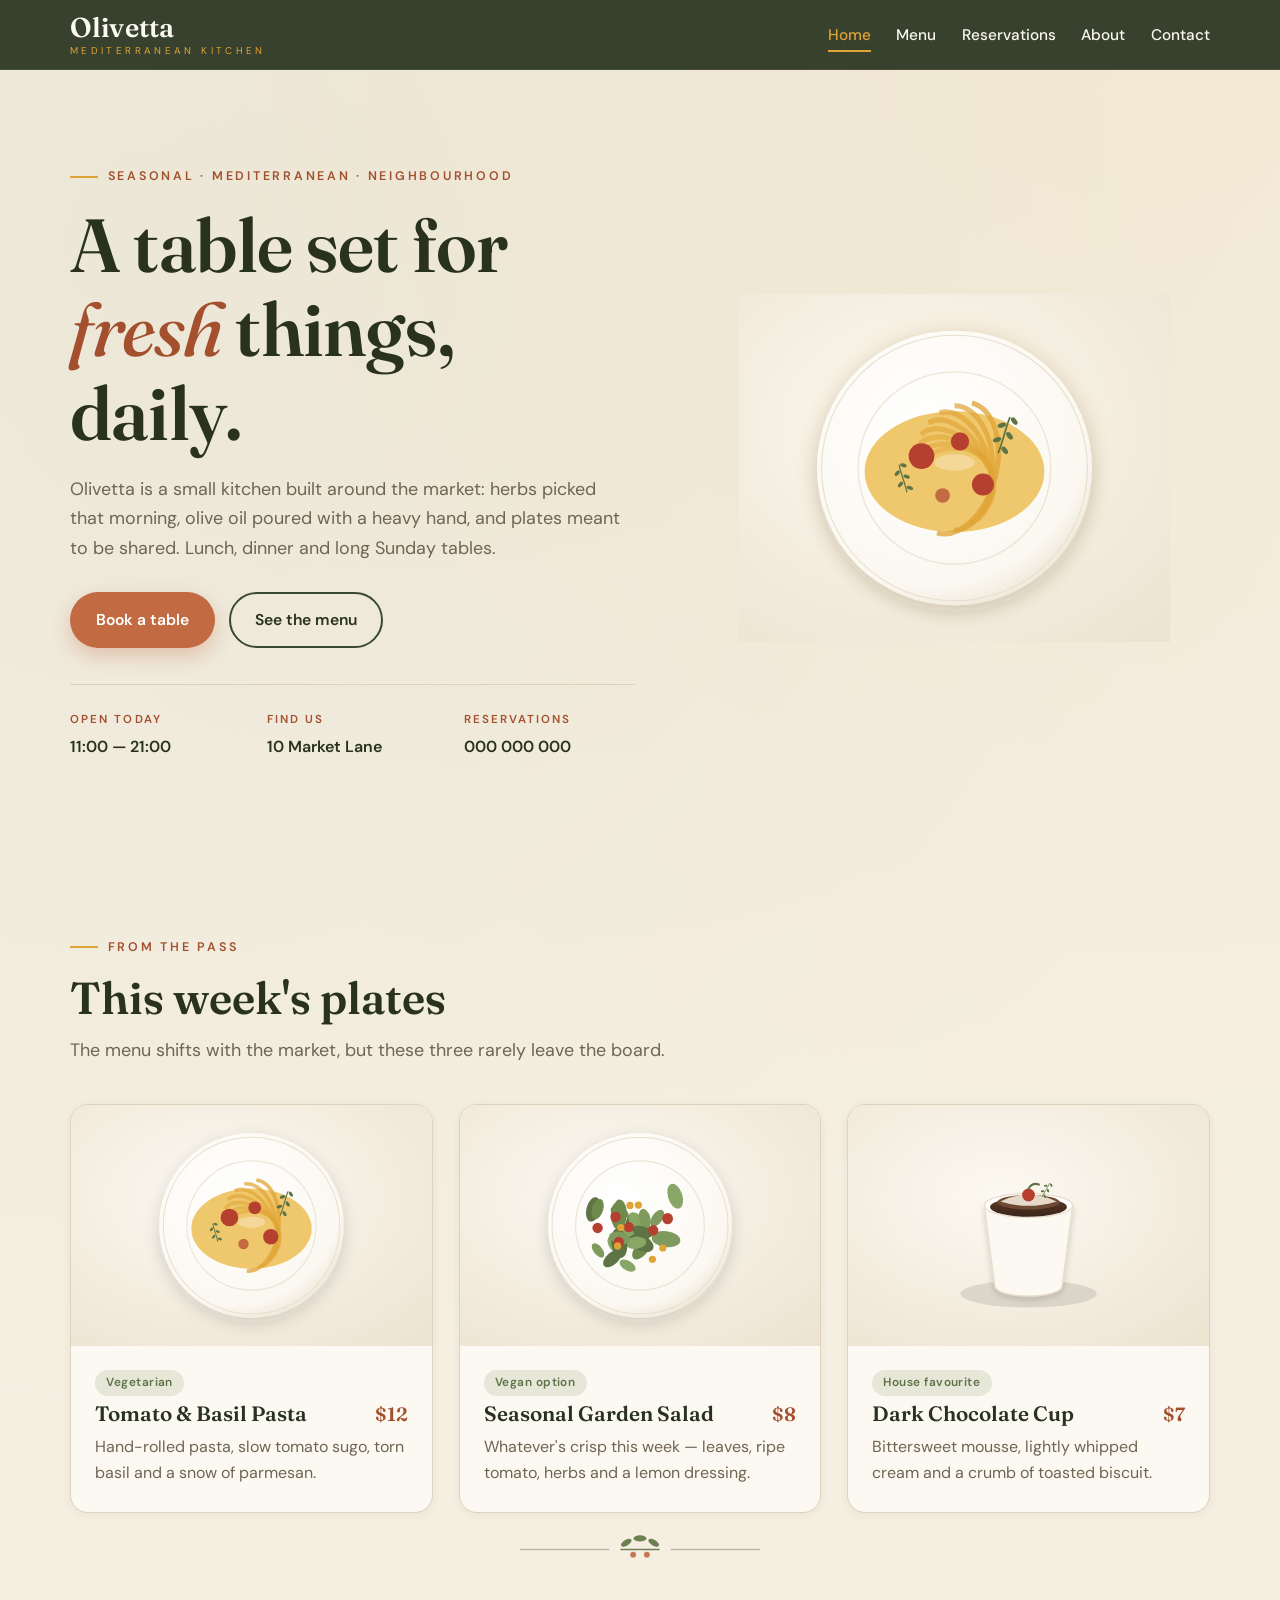
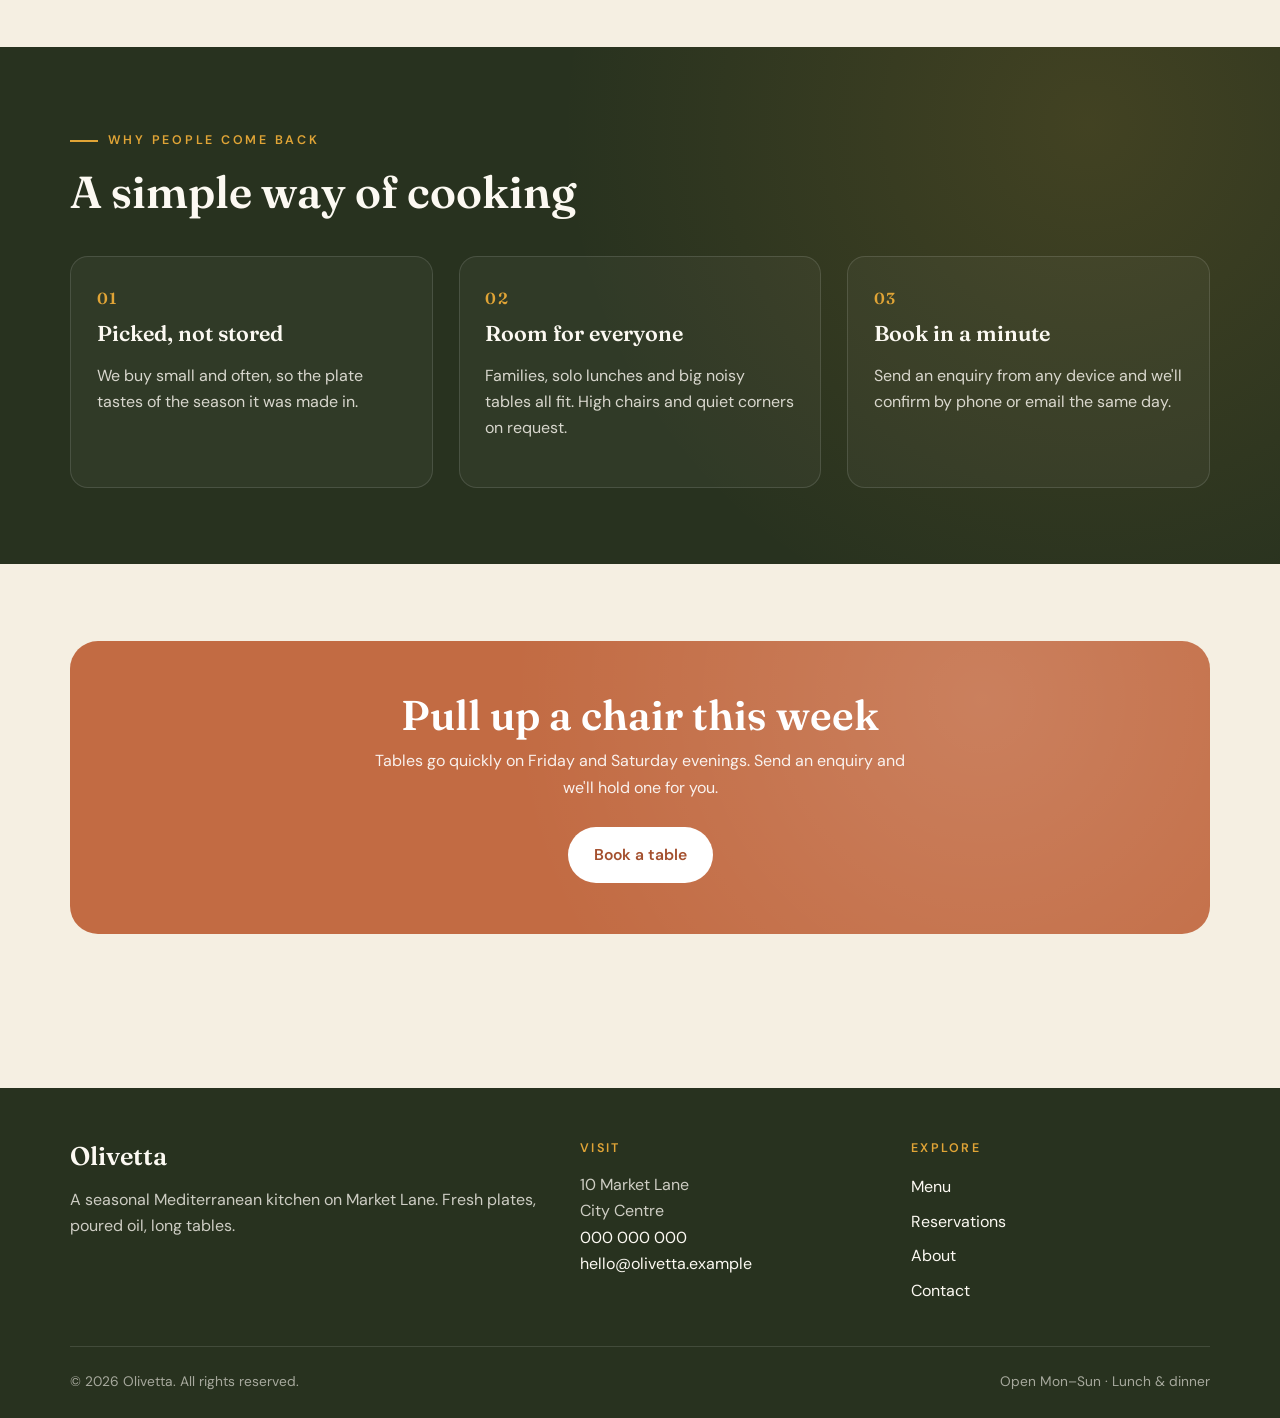
<file: index.html>
<!DOCTYPE html>
<html lang="en">
<head>
  <meta charset="UTF-8">
  <meta name="viewport" content="width=device-width, initial-scale=1.0">
  <meta name="description" content="Olivetta is a seasonal Mediterranean neighbourhood kitchen serving fresh, wood-kissed plates daily. See the menu, opening hours and book a table.">
  <meta name="theme-color" content="#28321F">
  <title>Olivetta · Seasonal Mediterranean Kitchen</title>
  <link rel="preconnect" href="https://fonts.googleapis.com">
  <link rel="preconnect" href="https://fonts.gstatic.com" crossorigin>
  <link href="https://fonts.googleapis.com/css2?family=Fraunces:ital,opsz,wght@0,9..144,400;0,9..144,500;0,9..144,600;1,9..144,500&family=DM+Sans:wght@400;500;600;700&display=swap" rel="stylesheet">
  <link rel="icon" href="data:image/svg+xml,%3Csvg xmlns='http://www.w3.org/2000/svg' viewBox='0 0 32 32'%3E%3Ccircle cx='16' cy='16' r='16' fill='%2328321F'/%3E%3Ctext x='16' y='22' font-family='Georgia,serif' font-size='18' fill='%23E0A436' text-anchor='middle'%3EO%3C/text%3E%3C/svg%3E">
  <link rel="stylesheet" href="css/style.css">
</head>
<body>
  <a class="skip-link" href="#main-content">Skip to main content</a>
  <header class="site-header">
    <div class="container navbar">
      <a class="logo" href="index.html">
        <span class="logo-mark">Olivetta</span>
        <span class="logo-sub">Mediterranean Kitchen</span>
      </a>
      <button class="nav-toggle" type="button" aria-controls="main-navigation" aria-expanded="false">Menu</button>
      <nav aria-label="Main navigation">
        <ul class="nav-links" id="main-navigation">
          <li><a href="index.html" aria-current="page">Home</a></li>
          <li><a href="menu.html">Menu</a></li>
          <li><a href="reservations.html">Reservations</a></li>
          <li><a href="about.html">About</a></li>
          <li><a href="contact.html">Contact</a></li>
        </ul>
      </nav>
    </div>
  </header>

  <main id="main-content">
    <section class="hero">
      <div class="container hero-grid">
        <div class="reveal in">
          <p class="eyebrow">Seasonal · Mediterranean · Neighbourhood</p>
          <h1>A table set for <em>fresh</em> things, daily.</h1>
          <p class="lead">Olivetta is a small kitchen built around the market: herbs picked that morning, olive oil poured with a heavy hand, and plates meant to be shared. Lunch, dinner and long Sunday tables.</p>
          <div class="button-row">
            <a class="btn btn-primary" href="reservations.html">Book a table</a>
            <a class="btn btn-secondary" href="menu.html">See the menu</a>
          </div>
          <dl class="hero-meta">
            <div>
              <dt>Open today</dt>
              <dd>11:00 — 21:00</dd>
            </div>
            <div>
              <dt>Find us</dt>
              <dd>10 Market Lane</dd>
            </div>
            <div>
              <dt>Reservations</dt>
              <dd>000 000 000</dd>
            </div>
          </dl>
        </div>
        <figure class="hero-figure reveal in">
          <img src="images/hero-dish.svg" alt="Overhead view of the kitchen's tomato basil pasta, the house signature dish" width="940" height="760">
        </figure>
      </div>
    </section>

    <section class="section">
      <div class="container">
        <div class="section-head reveal">
          <p class="eyebrow">From the pass</p>
          <h2 class="section-title">This week's plates</h2>
          <p class="lead">The menu shifts with the market, but these three rarely leave the board.</p>
        </div>
        <div class="grid-three">
          <article class="card dish-card reveal">
            <div class="dish-img"><img src="images/dish-pasta.svg" alt="Tomato basil pasta in a wide bowl" loading="lazy"></div>
            <div class="card-body">
              <span class="badge">Vegetarian</span>
              <div class="dish-head">
                <h3>Tomato &amp; Basil Pasta</h3>
                <span class="dish-price">$12</span>
              </div>
              <p>Hand-rolled pasta, slow tomato sugo, torn basil and a snow of parmesan.</p>
            </div>
          </article>
          <article class="card dish-card reveal">
            <div class="dish-img"><img src="images/dish-salad.svg" alt="Seasonal garden salad bowl" loading="lazy"></div>
            <div class="card-body">
              <span class="badge">Vegan option</span>
              <div class="dish-head">
                <h3>Seasonal Garden Salad</h3>
                <span class="dish-price">$8</span>
              </div>
              <p>Whatever's crisp this week — leaves, ripe tomato, herbs and a lemon dressing.</p>
            </div>
          </article>
          <article class="card dish-card reveal">
            <div class="dish-img"><img src="images/dish-dessert.svg" alt="Chocolate dessert cup with cream" loading="lazy"></div>
            <div class="card-body">
              <span class="badge">House favourite</span>
              <div class="dish-head">
                <h3>Dark Chocolate Cup</h3>
                <span class="dish-price">$7</span>
              </div>
              <p>Bittersweet mousse, lightly whipped cream and a crumb of toasted biscuit.</p>
            </div>
          </article>
        </div>
        <div class="sprig-divider reveal"><img src="images/divider-sprig.svg" alt="" aria-hidden="true"></div>
      </div>
    </section>

    <section class="section olive-band">
      <div class="container">
        <div class="section-head reveal">
          <p class="eyebrow">Why people come back</p>
          <h2 class="section-title">A simple way of cooking</h2>
        </div>
        <div class="grid-three">
          <article class="card feature reveal">
            <span class="num">01</span>
            <h3>Picked, not stored</h3>
            <p>We buy small and often, so the plate tastes of the season it was made in.</p>
          </article>
          <article class="card feature reveal">
            <span class="num">02</span>
            <h3>Room for everyone</h3>
            <p>Families, solo lunches and big noisy tables all fit. High chairs and quiet corners on request.</p>
          </article>
          <article class="card feature reveal">
            <span class="num">03</span>
            <h3>Book in a minute</h3>
            <p>Send an enquiry from any device and we'll confirm by phone or email the same day.</p>
          </article>
        </div>
      </div>
    </section>

    <section class="section">
      <div class="container">
        <div class="cta-strip reveal">
          <h2>Pull up a chair this week</h2>
          <p>Tables go quickly on Friday and Saturday evenings. Send an enquiry and we'll hold one for you.</p>
          <a class="btn btn-light" href="reservations.html">Book a table</a>
        </div>
      </div>
    </section>
  </main>

  <footer class="site-footer">
    <div class="container">
      <div class="footer-grid">
        <div>
          <h2>Olivetta</h2>
          <p>A seasonal Mediterranean kitchen on Market Lane. Fresh plates, poured oil, long tables.</p>
        </div>
        <div>
          <h3>Visit</h3>
          <p>10 Market Lane<br>City Centre<br><a href="tel:000000000">000 000 000</a><br><a href="mailto:hello@olivetta.example">hello@olivetta.example</a></p>
        </div>
        <div>
          <h3>Explore</h3>
          <ul class="footer-nav">
            <li><a href="menu.html">Menu</a></li>
            <li><a href="reservations.html">Reservations</a></li>
            <li><a href="about.html">About</a></li>
            <li><a href="contact.html">Contact</a></li>
          </ul>
        </div>
      </div>
      <div class="footer-bottom">
        <span>&copy; <span data-year>2026</span> Olivetta. All rights reserved.</span>
        <span>Open Mon–Sun · Lunch &amp; dinner</span>
      </div>
    </div>
  </footer>
  <script src="js/app.js"></script>
</body>
</html>
</file>
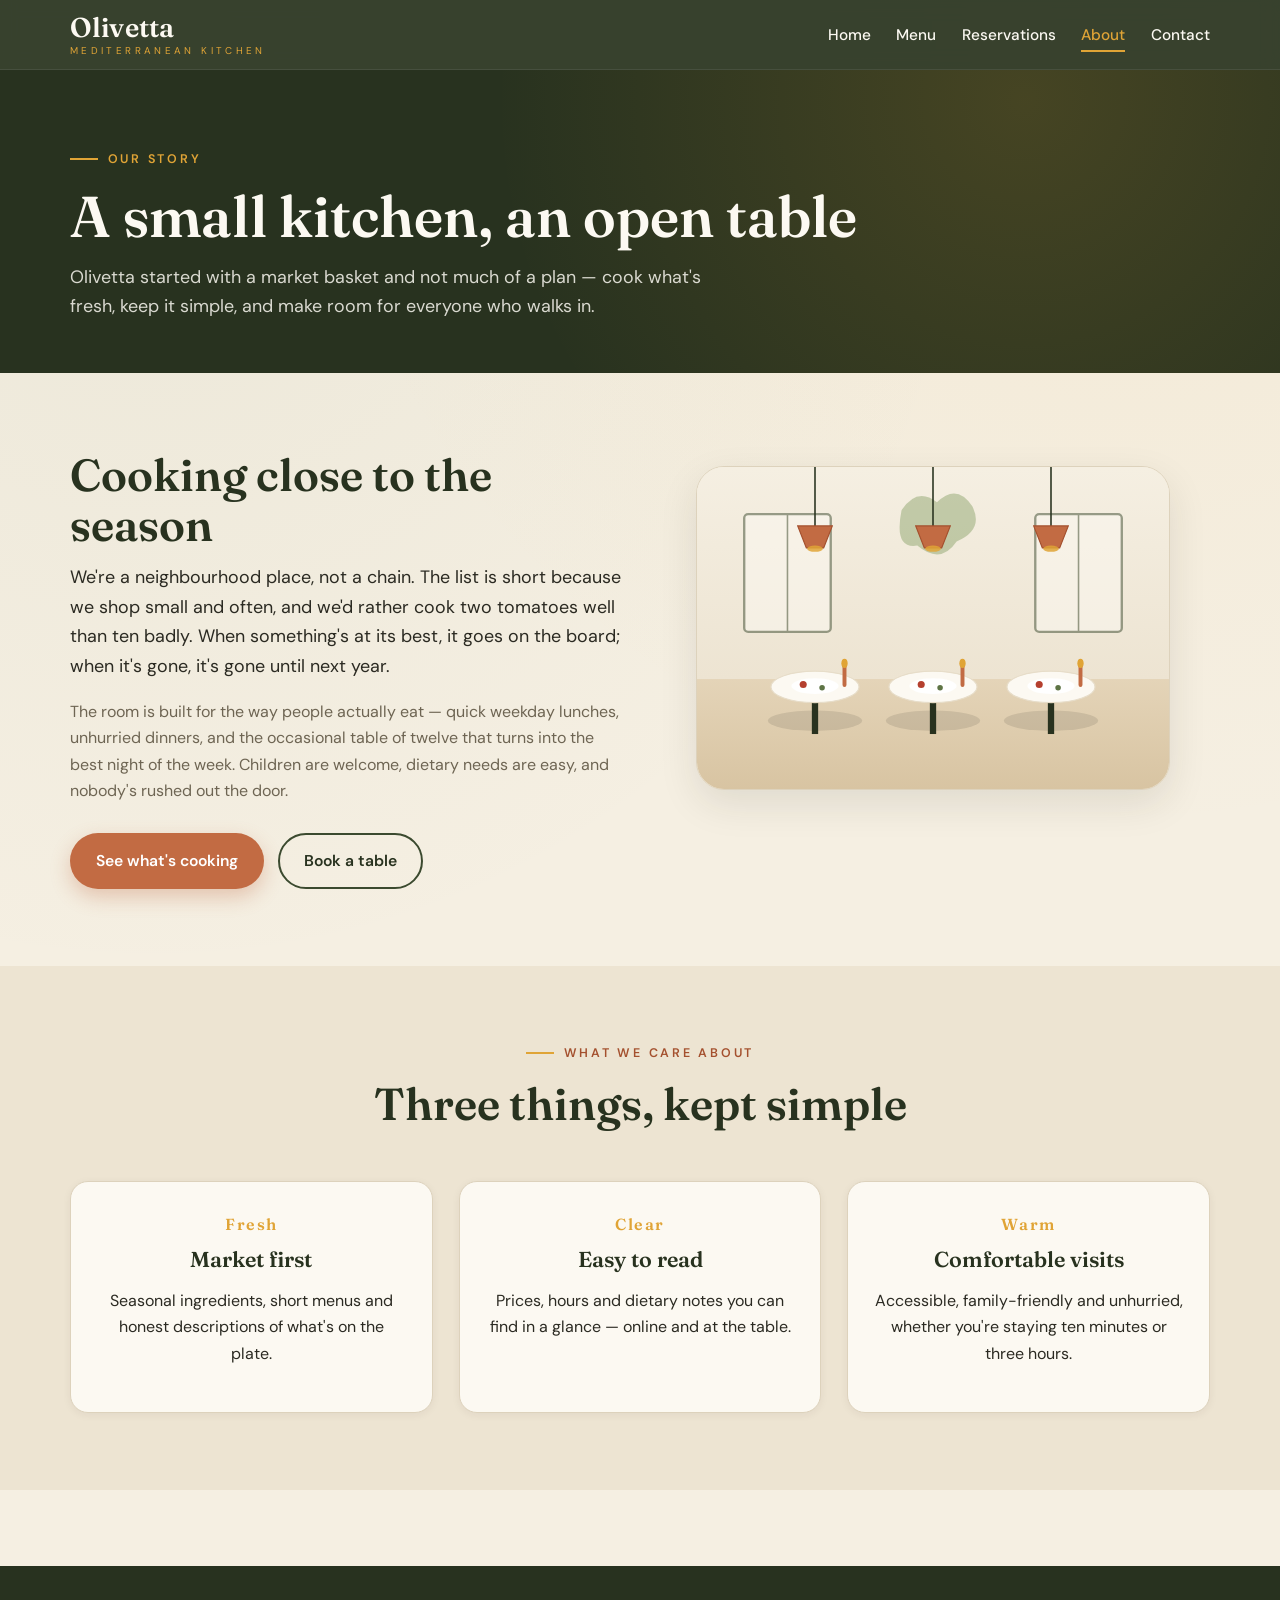
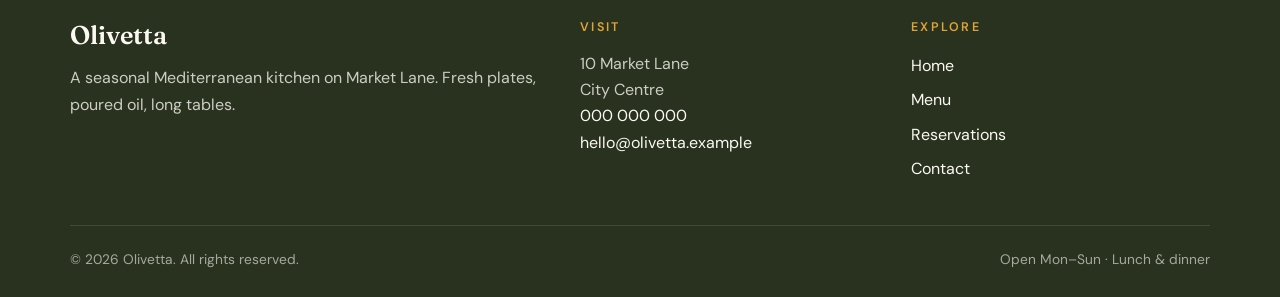
<file: about.html>
<!DOCTYPE html>
<html lang="en">
<head>
  <meta charset="UTF-8">
  <meta name="viewport" content="width=device-width, initial-scale=1.0">
  <meta name="description" content="The story behind Olivetta — a small Mediterranean kitchen built around the market, the season and a long shared table.">
  <meta name="theme-color" content="#28321F">
  <title>About · Olivetta</title>
  <link rel="preconnect" href="https://fonts.googleapis.com">
  <link rel="preconnect" href="https://fonts.gstatic.com" crossorigin>
  <link href="https://fonts.googleapis.com/css2?family=Fraunces:ital,opsz,wght@0,9..144,400;0,9..144,500;0,9..144,600;1,9..144,500&family=DM+Sans:wght@400;500;600;700&display=swap" rel="stylesheet">
  <link rel="icon" href="data:image/svg+xml,%3Csvg xmlns='http://www.w3.org/2000/svg' viewBox='0 0 32 32'%3E%3Ccircle cx='16' cy='16' r='16' fill='%2328321F'/%3E%3Ctext x='16' y='22' font-family='Georgia,serif' font-size='18' fill='%23E0A436' text-anchor='middle'%3EO%3C/text%3E%3C/svg%3E">
  <link rel="stylesheet" href="css/style.css">
</head>
<body>
  <a class="skip-link" href="#main-content">Skip to main content</a>
  <header class="site-header">
    <div class="container navbar">
      <a class="logo" href="index.html">
        <span class="logo-mark">Olivetta</span>
        <span class="logo-sub">Mediterranean Kitchen</span>
      </a>
      <button class="nav-toggle" type="button" aria-controls="main-navigation" aria-expanded="false">Menu</button>
      <nav aria-label="Main navigation">
        <ul class="nav-links" id="main-navigation">
          <li><a href="index.html">Home</a></li>
          <li><a href="menu.html">Menu</a></li>
          <li><a href="reservations.html">Reservations</a></li>
          <li><a href="about.html" aria-current="page">About</a></li>
          <li><a href="contact.html">Contact</a></li>
        </ul>
      </nav>
    </div>
  </header>

  <main id="main-content">
    <section class="page-hero">
      <div class="container">
        <p class="eyebrow">Our story</p>
        <h1>A small kitchen, an open table</h1>
        <p class="lead">Olivetta started with a market basket and not much of a plan — cook what's fresh, keep it simple, and make room for everyone who walks in.</p>
      </div>
    </section>

    <section class="section">
      <div class="container grid-two">
        <div class="prose reveal">
          <h2 class="section-title">Cooking close to the season</h2>
          <p>We're a neighbourhood place, not a chain. The list is short because we shop small and often, and we'd rather cook two tomatoes well than ten badly. When something's at its best, it goes on the board; when it's gone, it's gone until next year.</p>
          <p>The room is built for the way people actually eat — quick weekday lunches, unhurried dinners, and the occasional table of twelve that turns into the best night of the week. Children are welcome, dietary needs are easy, and nobody's rushed out the door.</p>
          <div class="button-row">
            <a class="btn btn-primary" href="menu.html">See what's cooking</a>
            <a class="btn btn-secondary" href="reservations.html">Book a table</a>
          </div>
        </div>
        <figure class="media-img reveal">
          <img src="images/interior.svg" alt="Warm Mediterranean dining room with arched windows, hanging lamps and set tables">
        </figure>
      </div>
    </section>

    <section class="section tinted">
      <div class="container center">
        <div class="section-head reveal">
          <p class="eyebrow">What we care about</p>
          <h2 class="section-title">Three things, kept simple</h2>
        </div>
        <div class="grid-three">
          <article class="card feature reveal">
            <span class="num">Fresh</span>
            <h3>Market first</h3>
            <p>Seasonal ingredients, short menus and honest descriptions of what's on the plate.</p>
          </article>
          <article class="card feature reveal">
            <span class="num">Clear</span>
            <h3>Easy to read</h3>
            <p>Prices, hours and dietary notes you can find in a glance — online and at the table.</p>
          </article>
          <article class="card feature reveal">
            <span class="num">Warm</span>
            <h3>Comfortable visits</h3>
            <p>Accessible, family-friendly and unhurried, whether you're staying ten minutes or three hours.</p>
          </article>
        </div>
      </div>
    </section>
  </main>

  <footer class="site-footer">
    <div class="container">
      <div class="footer-grid">
        <div>
          <h2>Olivetta</h2>
          <p>A seasonal Mediterranean kitchen on Market Lane. Fresh plates, poured oil, long tables.</p>
        </div>
        <div>
          <h3>Visit</h3>
          <p>10 Market Lane<br>City Centre<br><a href="tel:000000000">000 000 000</a><br><a href="mailto:hello@olivetta.example">hello@olivetta.example</a></p>
        </div>
        <div>
          <h3>Explore</h3>
          <ul class="footer-nav">
            <li><a href="index.html">Home</a></li>
            <li><a href="menu.html">Menu</a></li>
            <li><a href="reservations.html">Reservations</a></li>
            <li><a href="contact.html">Contact</a></li>
          </ul>
        </div>
      </div>
      <div class="footer-bottom">
        <span>&copy; <span data-year>2026</span> Olivetta. All rights reserved.</span>
        <span>Open Mon–Sun · Lunch &amp; dinner</span>
      </div>
    </div>
  </footer>
  <script src="js/app.js"></script>
</body>
</html>
</file>
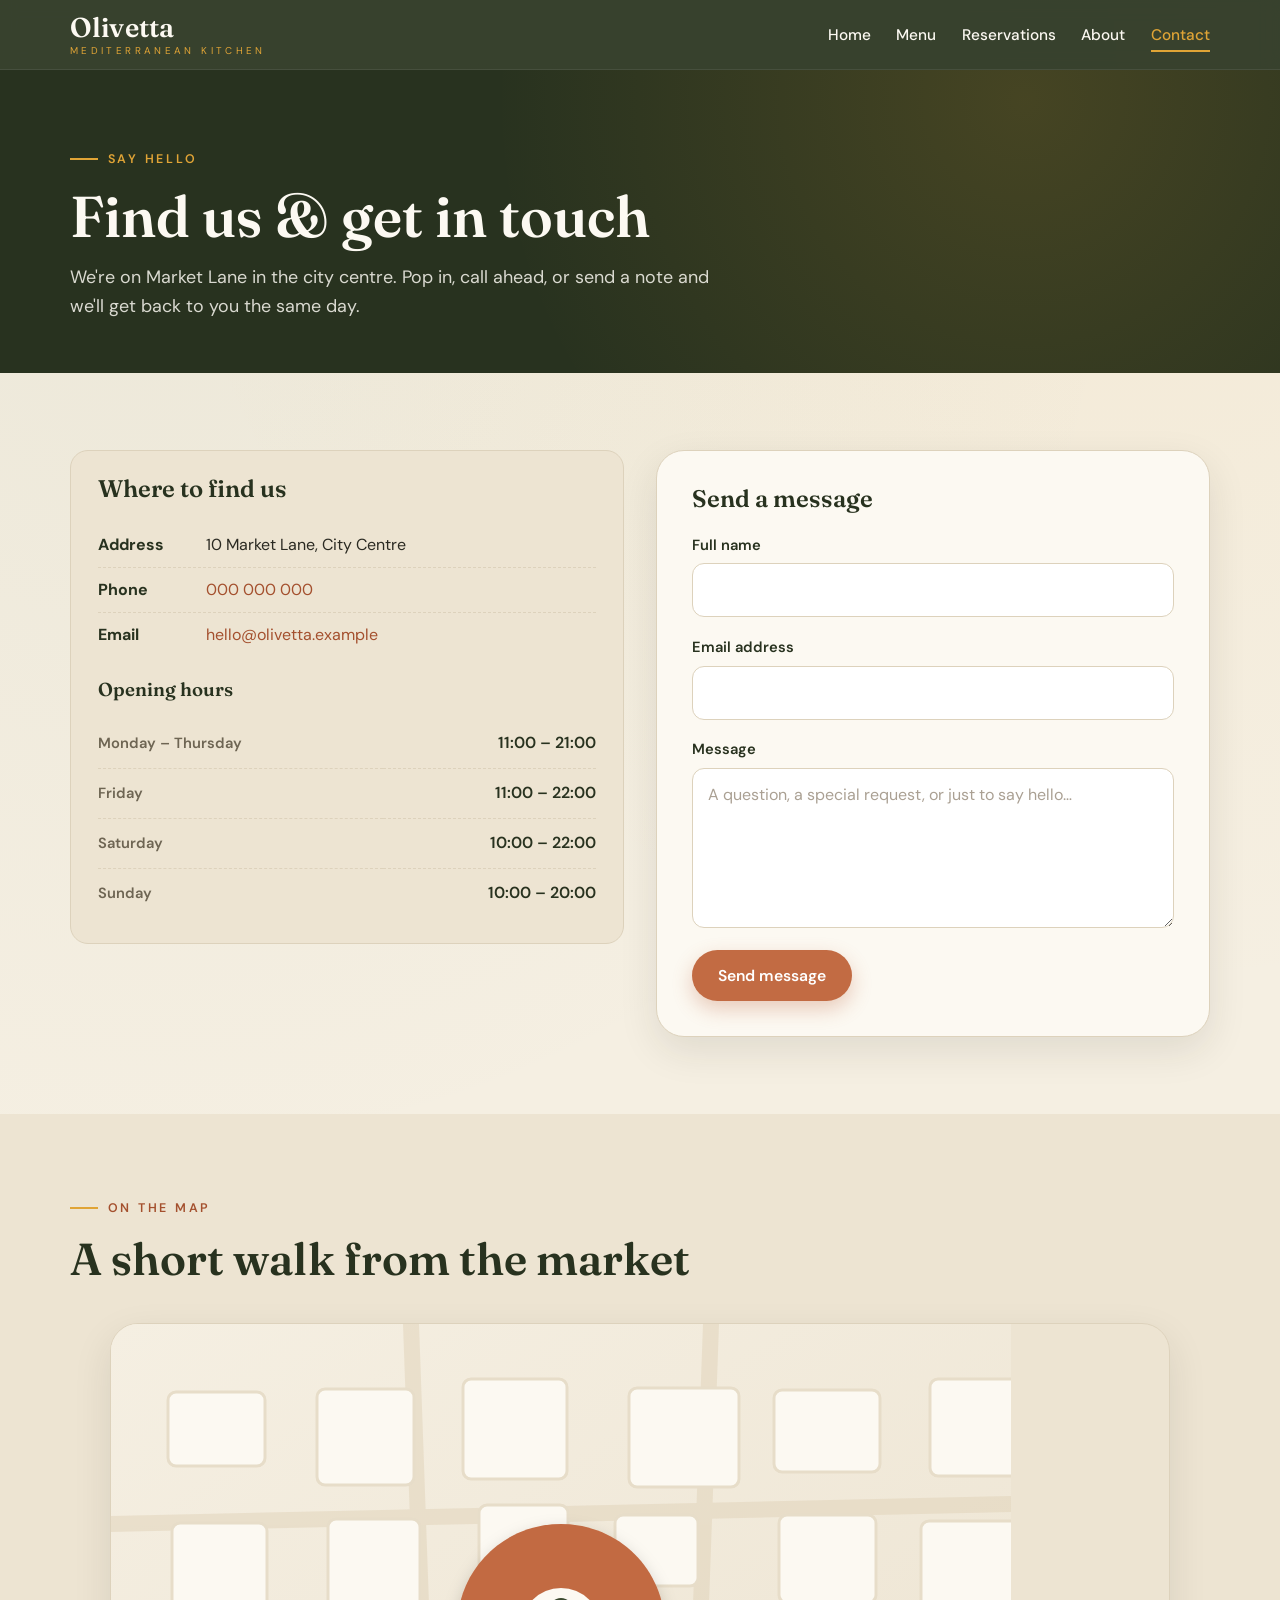
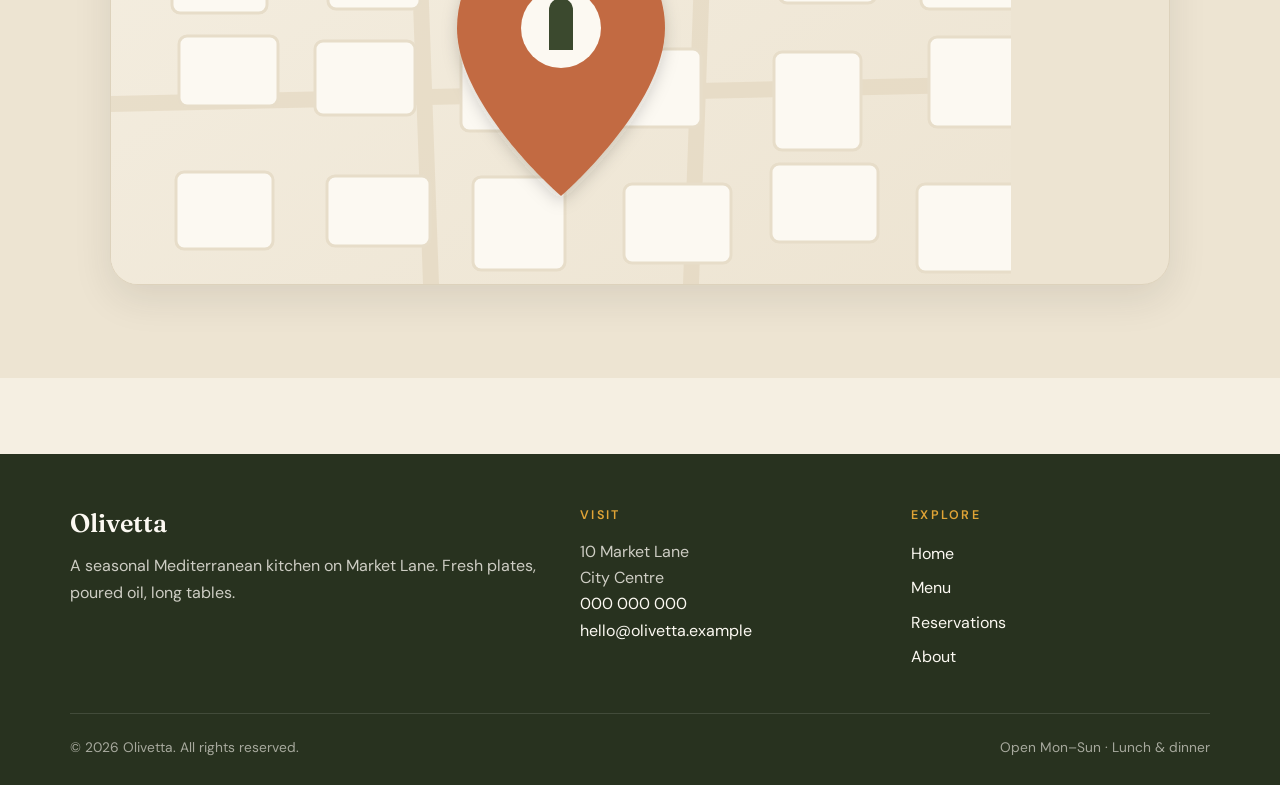
<file: contact.html>
<!DOCTYPE html>
<html lang="en">
<head>
  <meta charset="UTF-8">
  <meta name="viewport" content="width=device-width, initial-scale=1.0">
  <meta name="description" content="Find Olivetta — opening hours, address, phone and email, plus a quick contact form for questions and special requests.">
  <meta name="theme-color" content="#28321F">
  <title>Contact · Olivetta</title>
  <link rel="preconnect" href="https://fonts.googleapis.com">
  <link rel="preconnect" href="https://fonts.gstatic.com" crossorigin>
  <link href="https://fonts.googleapis.com/css2?family=Fraunces:ital,opsz,wght@0,9..144,400;0,9..144,500;0,9..144,600;1,9..144,500&family=DM+Sans:wght@400;500;600;700&display=swap" rel="stylesheet">
  <link rel="icon" href="data:image/svg+xml,%3Csvg xmlns='http://www.w3.org/2000/svg' viewBox='0 0 32 32'%3E%3Ccircle cx='16' cy='16' r='16' fill='%2328321F'/%3E%3Ctext x='16' y='22' font-family='Georgia,serif' font-size='18' fill='%23E0A436' text-anchor='middle'%3EO%3C/text%3E%3C/svg%3E">
  <link rel="stylesheet" href="css/style.css">
</head>
<body>
  <a class="skip-link" href="#main-content">Skip to main content</a>
  <header class="site-header">
    <div class="container navbar">
      <a class="logo" href="index.html">
        <span class="logo-mark">Olivetta</span>
        <span class="logo-sub">Mediterranean Kitchen</span>
      </a>
      <button class="nav-toggle" type="button" aria-controls="main-navigation" aria-expanded="false">Menu</button>
      <nav aria-label="Main navigation">
        <ul class="nav-links" id="main-navigation">
          <li><a href="index.html">Home</a></li>
          <li><a href="menu.html">Menu</a></li>
          <li><a href="reservations.html">Reservations</a></li>
          <li><a href="about.html">About</a></li>
          <li><a href="contact.html" aria-current="page">Contact</a></li>
        </ul>
      </nav>
    </div>
  </header>

  <main id="main-content">
    <section class="page-hero">
      <div class="container">
        <p class="eyebrow">Say hello</p>
        <h1>Find us &amp; get in touch</h1>
        <p class="lead">We're on Market Lane in the city centre. Pop in, call ahead, or send a note and we'll get back to you the same day.</p>
      </div>
    </section>

    <section class="section">
      <div class="container grid-two">
        <div class="note-card reveal">
          <h2>Where to find us</h2>
          <ul class="info-list">
            <li><strong>Address</strong> 10 Market Lane, City Centre</li>
            <li><strong>Phone</strong> <a href="tel:000000000">000 000 000</a></li>
            <li><strong>Email</strong> <a href="mailto:hello@olivetta.example">hello@olivetta.example</a></li>
          </ul>
          <h3>Opening hours</h3>
          <table class="hours">
            <tbody>
              <tr><th scope="row">Monday – Thursday</th><td>11:00 – 21:00</td></tr>
              <tr><th scope="row">Friday</th><td>11:00 – 22:00</td></tr>
              <tr><th scope="row">Saturday</th><td>10:00 – 22:00</td></tr>
              <tr><th scope="row">Sunday</th><td>10:00 – 20:00</td></tr>
            </tbody>
          </table>
        </div>

        <form class="form-card reveal" data-enhanced="true" novalidate>
          <h2>Send a message</h2>
          <div class="form-group">
            <label for="contact-name">Full name</label>
            <input type="text" id="contact-name" name="contact-name" autocomplete="name" required>
          </div>
          <div class="form-group">
            <label for="contact-email">Email address</label>
            <input type="email" id="contact-email" name="contact-email" autocomplete="email" required>
          </div>
          <div class="form-group">
            <label for="contact-message">Message</label>
            <textarea id="contact-message" name="contact-message" rows="5" placeholder="A question, a special request, or just to say hello…" required></textarea>
          </div>
          <button class="btn btn-primary" type="submit">Send message</button>
          <p class="form-message" role="status" tabindex="-1">Thanks for writing — we've got your message and will reply soon.</p>
        </form>
      </div>
    </section>

    <section class="section tinted">
      <div class="container">
        <div class="section-head reveal">
          <p class="eyebrow">On the map</p>
          <h2 class="section-title">A short walk from the market</h2>
        </div>
        <figure class="media-img reveal">
          <img src="images/map.svg" alt="Stylised neighbourhood map showing Olivetta's location near the market on Market Lane">
        </figure>
      </div>
    </section>
  </main>

  <footer class="site-footer">
    <div class="container">
      <div class="footer-grid">
        <div>
          <h2>Olivetta</h2>
          <p>A seasonal Mediterranean kitchen on Market Lane. Fresh plates, poured oil, long tables.</p>
        </div>
        <div>
          <h3>Visit</h3>
          <p>10 Market Lane<br>City Centre<br><a href="tel:000000000">000 000 000</a><br><a href="mailto:hello@olivetta.example">hello@olivetta.example</a></p>
        </div>
        <div>
          <h3>Explore</h3>
          <ul class="footer-nav">
            <li><a href="index.html">Home</a></li>
            <li><a href="menu.html">Menu</a></li>
            <li><a href="reservations.html">Reservations</a></li>
            <li><a href="about.html">About</a></li>
          </ul>
        </div>
      </div>
      <div class="footer-bottom">
        <span>&copy; <span data-year>2026</span> Olivetta. All rights reserved.</span>
        <span>Open Mon–Sun · Lunch &amp; dinner</span>
      </div>
    </div>
  </footer>
  <script src="js/app.js"></script>
</body>
</html>
</file>
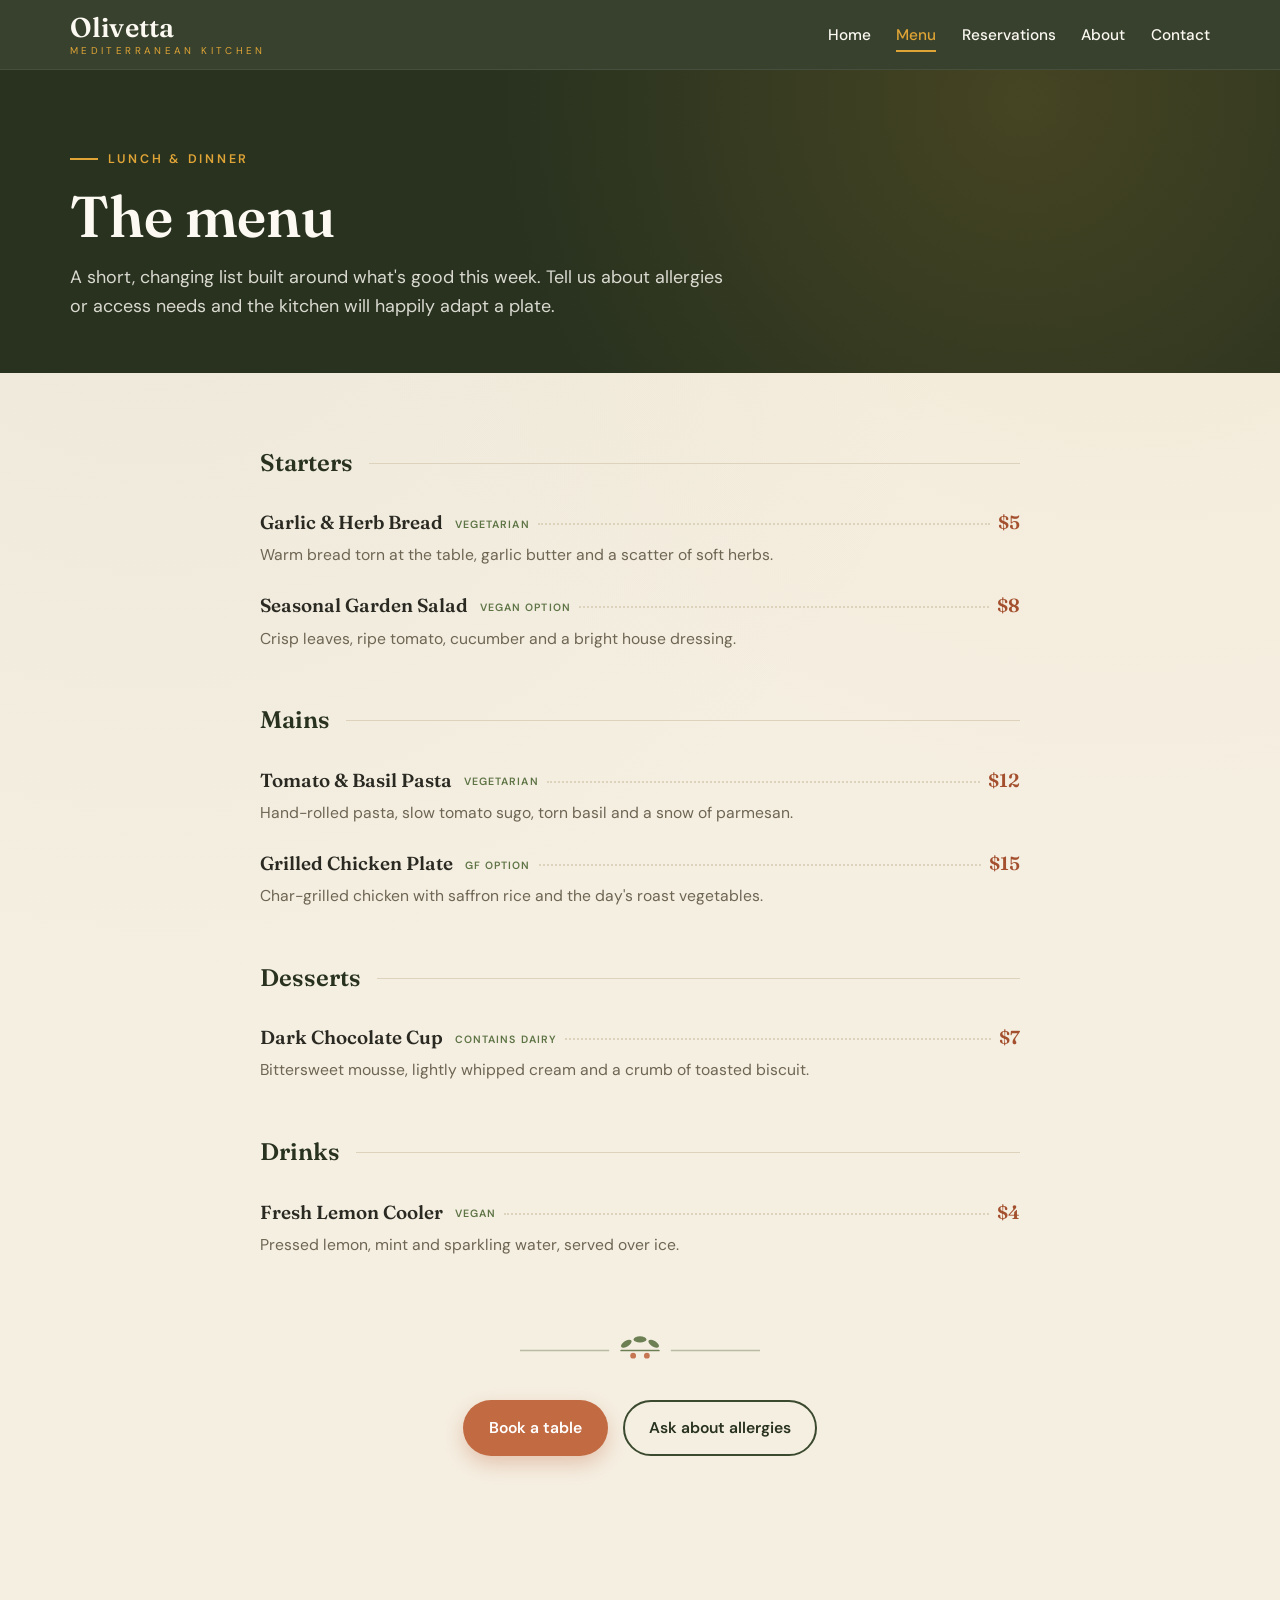
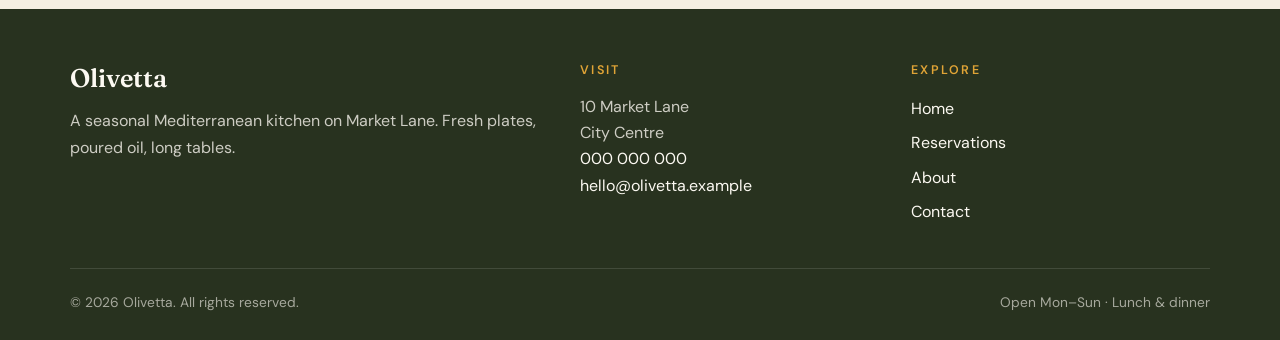
<file: menu.html>
<!DOCTYPE html>
<html lang="en">
<head>
  <meta charset="UTF-8">
  <meta name="viewport" content="width=device-width, initial-scale=1.0">
  <meta name="description" content="The Olivetta menu — seasonal starters, mains, desserts and drinks with clear prices and dietary notes.">
  <meta name="theme-color" content="#28321F">
  <title>Menu · Olivetta</title>
  <link rel="preconnect" href="https://fonts.googleapis.com">
  <link rel="preconnect" href="https://fonts.gstatic.com" crossorigin>
  <link href="https://fonts.googleapis.com/css2?family=Fraunces:ital,opsz,wght@0,9..144,400;0,9..144,500;0,9..144,600;1,9..144,500&family=DM+Sans:wght@400;500;600;700&display=swap" rel="stylesheet">
  <link rel="icon" href="data:image/svg+xml,%3Csvg xmlns='http://www.w3.org/2000/svg' viewBox='0 0 32 32'%3E%3Ccircle cx='16' cy='16' r='16' fill='%2328321F'/%3E%3Ctext x='16' y='22' font-family='Georgia,serif' font-size='18' fill='%23E0A436' text-anchor='middle'%3EO%3C/text%3E%3C/svg%3E">
  <link rel="stylesheet" href="css/style.css">
</head>
<body>
  <a class="skip-link" href="#main-content">Skip to main content</a>
  <header class="site-header">
    <div class="container navbar">
      <a class="logo" href="index.html">
        <span class="logo-mark">Olivetta</span>
        <span class="logo-sub">Mediterranean Kitchen</span>
      </a>
      <button class="nav-toggle" type="button" aria-controls="main-navigation" aria-expanded="false">Menu</button>
      <nav aria-label="Main navigation">
        <ul class="nav-links" id="main-navigation">
          <li><a href="index.html">Home</a></li>
          <li><a href="menu.html" aria-current="page">Menu</a></li>
          <li><a href="reservations.html">Reservations</a></li>
          <li><a href="about.html">About</a></li>
          <li><a href="contact.html">Contact</a></li>
        </ul>
      </nav>
    </div>
  </header>

  <main id="main-content">
    <section class="page-hero">
      <div class="container">
        <p class="eyebrow">Lunch &amp; dinner</p>
        <h1>The menu</h1>
        <p class="lead">A short, changing list built around what's good this week. Tell us about allergies or access needs and the kitchen will happily adapt a plate.</p>
      </div>
    </section>

    <section class="section">
      <div class="container">
        <div class="menu-board">

          <div class="menu-group reveal">
            <h2 class="menu-group-title">Starters</h2>
            <div class="menu-item">
              <div class="menu-item-top">
                <span class="menu-item-name">Garlic &amp; Herb Bread <span class="tag">Vegetarian</span></span>
                <span class="leader" aria-hidden="true"></span>
                <span class="menu-item-price">$5</span>
              </div>
              <p class="menu-item-desc">Warm bread torn at the table, garlic butter and a scatter of soft herbs.</p>
            </div>
            <div class="menu-item">
              <div class="menu-item-top">
                <span class="menu-item-name">Seasonal Garden Salad <span class="tag">Vegan option</span></span>
                <span class="leader" aria-hidden="true"></span>
                <span class="menu-item-price">$8</span>
              </div>
              <p class="menu-item-desc">Crisp leaves, ripe tomato, cucumber and a bright house dressing.</p>
            </div>
          </div>

          <div class="menu-group reveal">
            <h2 class="menu-group-title">Mains</h2>
            <div class="menu-item">
              <div class="menu-item-top">
                <span class="menu-item-name">Tomato &amp; Basil Pasta <span class="tag">Vegetarian</span></span>
                <span class="leader" aria-hidden="true"></span>
                <span class="menu-item-price">$12</span>
              </div>
              <p class="menu-item-desc">Hand-rolled pasta, slow tomato sugo, torn basil and a snow of parmesan.</p>
            </div>
            <div class="menu-item">
              <div class="menu-item-top">
                <span class="menu-item-name">Grilled Chicken Plate <span class="tag">GF option</span></span>
                <span class="leader" aria-hidden="true"></span>
                <span class="menu-item-price">$15</span>
              </div>
              <p class="menu-item-desc">Char-grilled chicken with saffron rice and the day's roast vegetables.</p>
            </div>
          </div>

          <div class="menu-group reveal">
            <h2 class="menu-group-title">Desserts</h2>
            <div class="menu-item">
              <div class="menu-item-top">
                <span class="menu-item-name">Dark Chocolate Cup <span class="tag">Contains dairy</span></span>
                <span class="leader" aria-hidden="true"></span>
                <span class="menu-item-price">$7</span>
              </div>
              <p class="menu-item-desc">Bittersweet mousse, lightly whipped cream and a crumb of toasted biscuit.</p>
            </div>
          </div>

          <div class="menu-group reveal">
            <h2 class="menu-group-title">Drinks</h2>
            <div class="menu-item">
              <div class="menu-item-top">
                <span class="menu-item-name">Fresh Lemon Cooler <span class="tag">Vegan</span></span>
                <span class="leader" aria-hidden="true"></span>
                <span class="menu-item-price">$4</span>
              </div>
              <p class="menu-item-desc">Pressed lemon, mint and sparkling water, served over ice.</p>
            </div>
          </div>

          <div class="sprig-divider reveal"><img src="images/divider-sprig.svg" alt="" aria-hidden="true"></div>

          <div class="button-row" style="justify-content:center">
            <a class="btn btn-primary" href="reservations.html">Book a table</a>
            <a class="btn btn-secondary" href="contact.html">Ask about allergies</a>
          </div>
        </div>
      </div>
    </section>
  </main>

  <footer class="site-footer">
    <div class="container">
      <div class="footer-grid">
        <div>
          <h2>Olivetta</h2>
          <p>A seasonal Mediterranean kitchen on Market Lane. Fresh plates, poured oil, long tables.</p>
        </div>
        <div>
          <h3>Visit</h3>
          <p>10 Market Lane<br>City Centre<br><a href="tel:000000000">000 000 000</a><br><a href="mailto:hello@olivetta.example">hello@olivetta.example</a></p>
        </div>
        <div>
          <h3>Explore</h3>
          <ul class="footer-nav">
            <li><a href="index.html">Home</a></li>
            <li><a href="reservations.html">Reservations</a></li>
            <li><a href="about.html">About</a></li>
            <li><a href="contact.html">Contact</a></li>
          </ul>
        </div>
      </div>
      <div class="footer-bottom">
        <span>&copy; <span data-year>2026</span> Olivetta. All rights reserved.</span>
        <span>Open Mon–Sun · Lunch &amp; dinner</span>
      </div>
    </div>
  </footer>
  <script src="js/app.js"></script>
</body>
</html>
</file>
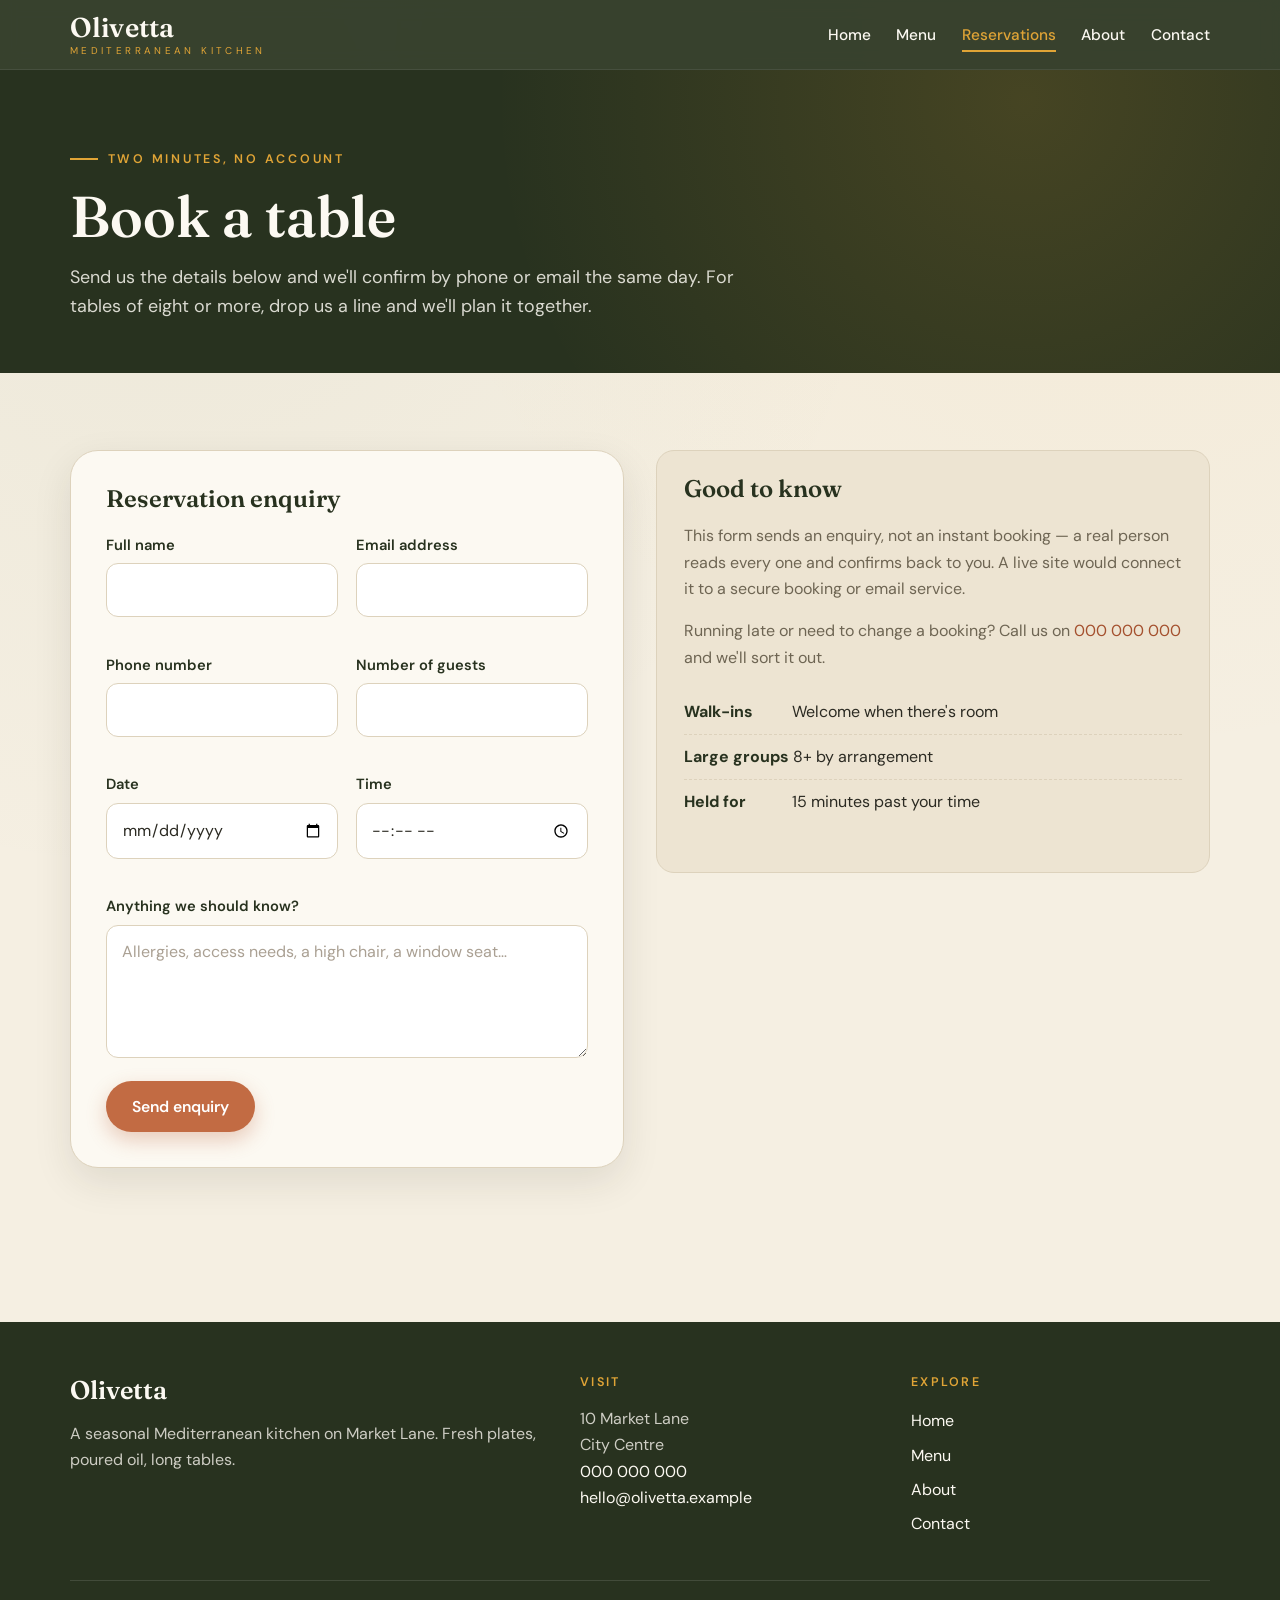
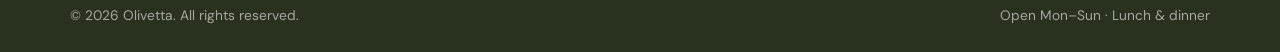
<file: reservations.html>
<!DOCTYPE html>
<html lang="en">
<head>
  <meta charset="UTF-8">
  <meta name="viewport" content="width=device-width, initial-scale=1.0">
  <meta name="description" content="Send a reservation enquiry to Olivetta. We confirm every booking by phone or email the same day.">
  <meta name="theme-color" content="#28321F">
  <title>Reservations · Olivetta</title>
  <link rel="preconnect" href="https://fonts.googleapis.com">
  <link rel="preconnect" href="https://fonts.gstatic.com" crossorigin>
  <link href="https://fonts.googleapis.com/css2?family=Fraunces:ital,opsz,wght@0,9..144,400;0,9..144,500;0,9..144,600;1,9..144,500&family=DM+Sans:wght@400;500;600;700&display=swap" rel="stylesheet">
  <link rel="icon" href="data:image/svg+xml,%3Csvg xmlns='http://www.w3.org/2000/svg' viewBox='0 0 32 32'%3E%3Ccircle cx='16' cy='16' r='16' fill='%2328321F'/%3E%3Ctext x='16' y='22' font-family='Georgia,serif' font-size='18' fill='%23E0A436' text-anchor='middle'%3EO%3C/text%3E%3C/svg%3E">
  <link rel="stylesheet" href="css/style.css">
</head>
<body>
  <a class="skip-link" href="#main-content">Skip to main content</a>
  <header class="site-header">
    <div class="container navbar">
      <a class="logo" href="index.html">
        <span class="logo-mark">Olivetta</span>
        <span class="logo-sub">Mediterranean Kitchen</span>
      </a>
      <button class="nav-toggle" type="button" aria-controls="main-navigation" aria-expanded="false">Menu</button>
      <nav aria-label="Main navigation">
        <ul class="nav-links" id="main-navigation">
          <li><a href="index.html">Home</a></li>
          <li><a href="menu.html">Menu</a></li>
          <li><a href="reservations.html" aria-current="page">Reservations</a></li>
          <li><a href="about.html">About</a></li>
          <li><a href="contact.html">Contact</a></li>
        </ul>
      </nav>
    </div>
  </header>

  <main id="main-content">
    <section class="page-hero">
      <div class="container">
        <p class="eyebrow">Two minutes, no account</p>
        <h1>Book a table</h1>
        <p class="lead">Send us the details below and we'll confirm by phone or email the same day. For tables of eight or more, drop us a line and we'll plan it together.</p>
      </div>
    </section>

    <section class="section">
      <div class="container grid-two">
        <form class="form-card reveal" data-enhanced="true" novalidate>
          <h2>Reservation enquiry</h2>
          <div class="form-grid">
            <div class="form-group">
              <label for="name">Full name</label>
              <input type="text" id="name" name="name" autocomplete="name" required>
            </div>
            <div class="form-group">
              <label for="email">Email address</label>
              <input type="email" id="email" name="email" autocomplete="email" required>
            </div>
            <div class="form-group">
              <label for="phone">Phone number</label>
              <input type="tel" id="phone" name="phone" autocomplete="tel" required>
            </div>
            <div class="form-group">
              <label for="guests">Number of guests</label>
              <input type="number" id="guests" name="guests" min="1" max="20" required>
            </div>
            <div class="form-group">
              <label for="date">Date</label>
              <input type="date" id="date" name="date" required>
            </div>
            <div class="form-group">
              <label for="time">Time</label>
              <input type="time" id="time" name="time" required>
            </div>
            <div class="form-group full-width">
              <label for="requests">Anything we should know?</label>
              <textarea id="requests" name="requests" rows="4" placeholder="Allergies, access needs, a high chair, a window seat…"></textarea>
            </div>
          </div>
          <button class="btn btn-primary" type="submit">Send enquiry</button>
          <p class="form-message" role="status" tabindex="-1">Thanks — your enquiry is in. We'll confirm your table by phone or email today.</p>
        </form>

        <aside class="reveal">
          <div class="note-card">
            <h2>Good to know</h2>
            <p>This form sends an enquiry, not an instant booking — a real person reads every one and confirms back to you. A live site would connect it to a secure booking or email service.</p>
            <p>Running late or need to change a booking? Call us on <a href="tel:000000000">000 000 000</a> and we'll sort it out.</p>
            <ul class="info-list" style="margin-top:1.2rem">
              <li><strong>Walk-ins</strong> Welcome when there's room</li>
              <li><strong>Large groups</strong> 8+ by arrangement</li>
              <li><strong>Held for</strong> 15 minutes past your time</li>
            </ul>
          </div>
        </aside>
      </div>
    </section>
  </main>

  <footer class="site-footer">
    <div class="container">
      <div class="footer-grid">
        <div>
          <h2>Olivetta</h2>
          <p>A seasonal Mediterranean kitchen on Market Lane. Fresh plates, poured oil, long tables.</p>
        </div>
        <div>
          <h3>Visit</h3>
          <p>10 Market Lane<br>City Centre<br><a href="tel:000000000">000 000 000</a><br><a href="mailto:hello@olivetta.example">hello@olivetta.example</a></p>
        </div>
        <div>
          <h3>Explore</h3>
          <ul class="footer-nav">
            <li><a href="index.html">Home</a></li>
            <li><a href="menu.html">Menu</a></li>
            <li><a href="about.html">About</a></li>
            <li><a href="contact.html">Contact</a></li>
          </ul>
        </div>
      </div>
      <div class="footer-bottom">
        <span>&copy; <span data-year>2026</span> Olivetta. All rights reserved.</span>
        <span>Open Mon–Sun · Lunch &amp; dinner</span>
      </div>
    </div>
  </footer>
  <script src="js/app.js"></script>
</body>
</html>
</file>
<file: css/style.css>
/* =====================================================================
   Olivetta — seasonal Mediterranean kitchen
   Design system: olive-led palette, Fraunces display + DM Sans body,
   limewash plaster background, printed-menu typesetting.
   ===================================================================== */

:root {
  /* Palette — olive leads, clay + saffron accent, limewash ground */
  --olive: #3B4A2F;
  --olive-deep: #28321F;
  --herb: #5E7445;
  --clay: #C26B43;
  --clay-deep: #A4502E;
  --saffron: #E0A436;
  --plaster: #F5EFE2;
  --plaster-deep: #EDE4D2;
  --cream: #FCF9F2;
  --ink: #2B2A22;
  --muted: #6E6553;
  --line: #DDD2BC;
  --success: #3B6B3A;

  --shadow-sm: 0 2px 8px rgba(43, 42, 34, 0.06);
  --shadow: 0 14px 38px rgba(43, 42, 34, 0.10);
  --shadow-lg: 0 26px 60px rgba(43, 42, 34, 0.16);

  --display: "Fraunces", Georgia, "Times New Roman", serif;
  --body: "DM Sans", -apple-system, BlinkMacSystemFont, "Segoe UI", Helvetica, Arial, sans-serif;

  --radius: 18px;
  --radius-lg: 28px;
}

* { box-sizing: border-box; }

html { scroll-behavior: smooth; }

body {
  margin: 0;
  font-family: var(--body);
  color: var(--ink);
  background-color: var(--plaster);
  background-image:
    radial-gradient(circle at 12% 8%, rgba(94, 116, 69, 0.06), transparent 40%),
    radial-gradient(circle at 88% 0%, rgba(224, 164, 54, 0.08), transparent 38%);
  line-height: 1.65;
  -webkit-font-smoothing: antialiased;
}

img { max-width: 100%; height: auto; display: block; }

h1, h2, h3 { font-family: var(--display); font-weight: 600; line-height: 1.12; color: var(--olive-deep); }

a { color: var(--clay-deep); text-decoration: none; }
a:hover, a:focus { text-decoration: underline; }

.container { width: min(1140px, 90%); margin-inline: auto; }

/* ---- Eyebrow label: a recurring utility device ---- */
.eyebrow {
  display: inline-flex;
  align-items: center;
  gap: 0.6rem;
  font-family: var(--body);
  font-size: 0.78rem;
  font-weight: 600;
  letter-spacing: 0.22em;
  text-transform: uppercase;
  color: var(--clay-deep);
  margin: 0 0 1rem;
}
.eyebrow::before {
  content: "";
  width: 28px;
  height: 2px;
  background: var(--saffron);
}

/* ---- Skip link ---- */
.skip-link {
  position: absolute;
  left: -999px;
  top: 0;
  background: var(--clay-deep);
  color: #fff;
  padding: 0.75rem 1rem;
  border-radius: 0 0 10px 0;
  z-index: 1000;
  font-weight: 600;
}
.skip-link:focus { left: 0; top: 0; }

/* ====================== Header / nav ====================== */
.site-header {
  position: sticky;
  top: 0;
  z-index: 100;
  background: rgba(40, 50, 31, 0.92);
  backdrop-filter: blur(8px);
  color: var(--cream);
  border-bottom: 1px solid rgba(255, 255, 255, 0.08);
  transition: box-shadow 0.3s ease;
}
.site-header.scrolled { box-shadow: 0 10px 30px rgba(40, 50, 31, 0.35); }

.navbar {
  display: flex;
  align-items: center;
  justify-content: space-between;
  gap: 1rem;
  padding: 0.85rem 0;
}

.logo { display: flex; flex-direction: column; line-height: 1; }
.logo-mark {
  font-family: var(--display);
  font-weight: 600;
  font-size: 1.7rem;
  font-optical-sizing: auto;
  color: var(--cream);
  letter-spacing: 0.005em;
}
.logo-sub {
  font-family: var(--body);
  font-size: 0.62rem;
  letter-spacing: 0.34em;
  text-transform: uppercase;
  color: var(--saffron);
  margin-top: 0.3rem;
}
.logo:hover { text-decoration: none; }

.nav-toggle {
  display: none;
  background: transparent;
  color: var(--cream);
  border: 1px solid rgba(255, 255, 255, 0.4);
  border-radius: 10px;
  padding: 0.5rem 0.8rem;
  font: inherit;
  font-weight: 600;
  cursor: pointer;
}

.nav-links {
  display: flex;
  align-items: center;
  gap: 1.6rem;
  list-style: none;
  margin: 0;
  padding: 0;
}
.nav-links a {
  color: var(--cream);
  font-weight: 500;
  font-size: 0.96rem;
  padding: 0.35rem 0;
  position: relative;
  text-decoration: none;
}
.nav-links a::after {
  content: "";
  position: absolute;
  left: 0; bottom: -2px;
  width: 100%;
  height: 2px;
  background: var(--saffron);
  transform: scaleX(0);
  transform-origin: left;
  transition: transform 0.25s ease;
}
.nav-links a:hover::after,
.nav-links a:focus::after,
.nav-links a[aria-current="page"]::after { transform: scaleX(1); }
.nav-links a[aria-current="page"] { color: var(--saffron); }

/* ====================== Buttons ====================== */
.button-row { display: flex; gap: 0.9rem; flex-wrap: wrap; margin-top: 1.8rem; }

.btn {
  display: inline-flex;
  align-items: center;
  gap: 0.5rem;
  padding: 0.82rem 1.5rem;
  border-radius: 999px;
  font-family: var(--body);
  font-weight: 600;
  font-size: 0.98rem;
  cursor: pointer;
  border: 2px solid transparent;
  transition: transform 0.18s ease, box-shadow 0.18s ease, background 0.18s ease, color 0.18s ease;
}
.btn:hover, .btn:focus { text-decoration: none; transform: translateY(-2px); }

.btn-primary { background: var(--clay); color: #fff; box-shadow: 0 8px 20px rgba(194, 107, 67, 0.32); }
.btn-primary:hover, .btn-primary:focus { background: var(--clay-deep); box-shadow: 0 12px 26px rgba(164, 80, 46, 0.4); }

.btn-secondary { background: transparent; color: var(--olive-deep); border-color: var(--olive); }
.btn-secondary:hover, .btn-secondary:focus { background: var(--olive); color: var(--cream); }

/* On dark grounds */
.on-dark .btn-secondary { color: var(--cream); border-color: rgba(255,255,255,0.6); }
.on-dark .btn-secondary:hover { background: var(--cream); color: var(--olive-deep); }

/* ====================== Hero ====================== */
.hero { padding: clamp(3rem, 7vw, 6rem) 0 clamp(3rem, 6vw, 5rem); }
.hero-grid {
  display: grid;
  grid-template-columns: 1.05fr 0.95fr;
  gap: clamp(2rem, 5vw, 4rem);
  align-items: center;
}
.hero h1 {
  font-size: clamp(2.6rem, 6vw, 4.7rem);
  font-weight: 600;
  margin: 0 0 1.2rem;
  letter-spacing: -0.01em;
}
.hero h1 em { font-style: italic; color: var(--clay-deep); font-weight: 500; }
.lead { font-size: 1.12rem; color: var(--muted); max-width: 56ch; margin: 0; }

.hero-figure { position: relative; }
.hero-figure img { width: 100%; }
.hero-meta {
  display: flex;
  gap: 1.6rem;
  margin-top: 2.2rem;
  padding-top: 1.6rem;
  border-top: 1px solid var(--line);
}
.hero-meta div { flex: 1; }
.hero-meta dt {
  font-size: 0.72rem;
  letter-spacing: 0.18em;
  text-transform: uppercase;
  color: var(--clay-deep);
  font-weight: 600;
  margin-bottom: 0.3rem;
}
.hero-meta dd { margin: 0; font-weight: 600; color: var(--olive-deep); }

/* ====================== Sections ====================== */
.section { padding: clamp(3rem, 6vw, 5rem) 0; }
.section-head { max-width: 60ch; margin-bottom: 2.4rem; }
.section-title { font-size: clamp(1.9rem, 4vw, 2.8rem); margin: 0 0 0.8rem; }
.section.tinted { background: var(--plaster-deep); }
.section.olive-band {
  background: var(--olive-deep);
  color: var(--cream);
  background-image: radial-gradient(circle at 85% 15%, rgba(224,164,54,0.14), transparent 45%);
}
.section.olive-band .section-title,
.section.olive-band h3 { color: var(--cream); }
.section.olive-band .eyebrow { color: var(--saffron); }
.section.olive-band p { color: rgba(252, 249, 242, 0.82); }

.center { text-align: center; }
.center .eyebrow, .center .section-head { margin-inline: auto; }
.center .section-head { display: flex; flex-direction: column; align-items: center; }

/* ====================== Grids & cards ====================== */
.grid-three { display: grid; grid-template-columns: repeat(3, 1fr); gap: 1.6rem; }
.grid-two { display: grid; grid-template-columns: repeat(2, 1fr); gap: 2rem; align-items: start; }

.card {
  background: var(--cream);
  border: 1px solid var(--line);
  border-radius: var(--radius);
  overflow: hidden;
  box-shadow: var(--shadow-sm);
  transition: transform 0.25s ease, box-shadow 0.25s ease;
}
.dish-card:hover { transform: translateY(-6px); box-shadow: var(--shadow); }
.dish-card .dish-img { background: var(--plaster-deep); aspect-ratio: 3 / 2; }
.dish-card .dish-img img { width: 100%; height: 100%; object-fit: cover; }
.card-body { padding: 1.4rem 1.5rem 1.6rem; }

.dish-head { display: flex; align-items: baseline; justify-content: space-between; gap: 0.5rem; }
.dish-card h3 { margin: 0.4rem 0 0.5rem; font-size: 1.3rem; }
.dish-price { font-family: var(--display); font-weight: 600; color: var(--clay-deep); font-size: 1.2rem; white-space: nowrap; }
.card-body p { margin: 0; color: var(--muted); }

.feature { padding: 1.8rem 1.6rem; }
.feature .num {
  font-family: var(--display);
  font-size: 1rem;
  color: var(--saffron);
  font-weight: 600;
  letter-spacing: 0.1em;
}
.feature h3 { margin: 0.6rem 0 0.5rem; font-size: 1.35rem; }
.olive-band .feature { background: rgba(255,255,255,0.04); border-color: rgba(255,255,255,0.12); box-shadow: none; }

/* ---- Badge / dietary tag ---- */
.badge {
  display: inline-block;
  background: rgba(94, 116, 69, 0.14);
  color: var(--herb);
  padding: 0.2rem 0.7rem;
  border-radius: 999px;
  font-size: 0.74rem;
  font-weight: 600;
  letter-spacing: 0.04em;
}

/* ====================== Page hero (interior pages) ====================== */
.page-hero {
  padding: clamp(3rem, 6vw, 4.5rem) 0 clamp(2.4rem, 4vw, 3.4rem);
  background: var(--olive-deep);
  color: var(--cream);
  background-image: radial-gradient(circle at 80% 10%, rgba(224,164,54,0.16), transparent 50%);
}
.page-hero h1 { color: var(--cream); font-size: clamp(2.4rem, 5vw, 3.6rem); margin: 0 0 0.8rem; }
.page-hero .eyebrow { color: var(--saffron); }
.page-hero .lead { color: rgba(252, 249, 242, 0.84); }

/* ====================== Printed menu (signature) ====================== */
.menu-board { max-width: 760px; margin-inline: auto; }
.menu-group { margin-bottom: 2.8rem; }
.menu-group-title {
  display: flex;
  align-items: center;
  gap: 1rem;
  font-size: 1.5rem;
  margin: 0 0 1.2rem;
  color: var(--olive-deep);
}
.menu-group-title::after {
  content: "";
  flex: 1;
  height: 1px;
  background: var(--line);
}
.menu-item { padding: 0.7rem 0; }
.menu-item-top {
  display: flex;
  align-items: baseline;
  gap: 0.5rem;
}
.menu-item-name { font-family: var(--display); font-weight: 600; font-size: 1.18rem; color: var(--ink); white-space: nowrap; }
.menu-item-name .tag {
  font-family: var(--body);
  font-size: 0.66rem;
  letter-spacing: 0.1em;
  text-transform: uppercase;
  color: var(--herb);
  vertical-align: middle;
  margin-left: 0.5rem;
  font-weight: 600;
}
/* dotted leader line connecting dish to price */
.leader { flex: 1; border-bottom: 2px dotted var(--line); transform: translateY(-4px); }
.menu-item-price { font-family: var(--display); font-weight: 600; color: var(--clay-deep); font-size: 1.18rem; }
.menu-item-desc { margin: 0.25rem 0 0; color: var(--muted); font-size: 0.98rem; max-width: 52ch; }

/* ====================== Story / image pairing ====================== */
.media-img { border-radius: var(--radius-lg); overflow: hidden; box-shadow: var(--shadow); border: 1px solid var(--line); }
.prose p { color: var(--muted); margin: 0 0 1.1rem; }
.prose p:first-of-type { font-size: 1.12rem; color: var(--ink); }

/* ====================== Forms ====================== */
.form-card {
  background: var(--cream);
  border: 1px solid var(--line);
  border-radius: var(--radius-lg);
  padding: clamp(1.5rem, 3vw, 2.2rem);
  box-shadow: var(--shadow);
}
.form-card h2 { margin-top: 0; }
.form-grid { display: grid; grid-template-columns: repeat(2, 1fr); gap: 1.1rem; }
.form-group { display: flex; flex-direction: column; gap: 0.4rem; margin-bottom: 1.1rem; }
.full-width { grid-column: 1 / -1; }
label { font-weight: 600; font-size: 0.92rem; color: var(--olive-deep); }

input, textarea, select {
  width: 100%;
  border: 1.5px solid var(--line);
  border-radius: 12px;
  padding: 0.8rem 0.9rem;
  font: inherit;
  background: #fff;
  color: var(--ink);
  transition: border-color 0.18s ease, box-shadow 0.18s ease;
}
input::placeholder, textarea::placeholder { color: #aaa093; }
input:focus, textarea:focus, select:focus {
  outline: none;
  border-color: var(--clay);
  box-shadow: 0 0 0 3px rgba(194, 107, 67, 0.18);
}

.form-message {
  display: none;
  margin-top: 1.1rem;
  padding: 0.85rem 1rem;
  border-radius: 12px;
  background: rgba(59, 107, 58, 0.12);
  color: var(--success);
  font-weight: 600;
  border: 1px solid rgba(59, 107, 58, 0.22);
}
.form-card .btn-primary { margin-top: 0.3rem; }

/* ---- Side note / info cards ---- */
.note-card { background: var(--plaster-deep); border: 1px solid var(--line); border-radius: var(--radius); padding: 1.6rem 1.7rem; }
.note-card h2, .note-card h3 { margin-top: 0; }
.note-card p { color: var(--muted); }

.info-list { list-style: none; padding: 0; margin: 0 0 1.4rem; }
.info-list li { padding: 0.55rem 0; border-bottom: 1px dashed var(--line); }
.info-list li:last-child { border-bottom: 0; }
.info-list strong { color: var(--olive-deep); display: inline-block; min-width: 6.5rem; }

/* ====================== Hours table ====================== */
.hours { width: 100%; border-collapse: collapse; margin-top: 0.6rem; }
.hours th, .hours td { padding: 0.7rem 0; text-align: left; border-bottom: 1px dashed var(--line); }
.hours th { color: var(--muted); font-weight: 600; font-family: var(--body); font-size: 0.92rem; }
.hours td { font-weight: 600; color: var(--olive-deep); text-align: right; font-variant-numeric: tabular-nums; }
.hours tr:last-child th, .hours tr:last-child td { border-bottom: 0; }

/* ====================== Divider ====================== */
.sprig-divider { display: flex; justify-content: center; padding: 1rem 0 0; }
.sprig-divider img { width: 240px; opacity: 0.9; }

/* ====================== CTA strip ====================== */
.cta-strip {
  background: var(--clay);
  color: #fff;
  border-radius: var(--radius-lg);
  padding: clamp(2rem, 5vw, 3.2rem);
  text-align: center;
  background-image: radial-gradient(circle at 80% 20%, rgba(255,255,255,0.14), transparent 50%);
}
.cta-strip h2 { color: #fff; margin: 0 0 0.6rem; font-size: clamp(1.8rem, 4vw, 2.6rem); }
.cta-strip p { color: rgba(255,255,255,0.9); margin: 0 auto 1.6rem; max-width: 50ch; }
.cta-strip .btn-light { background: #fff; color: var(--clay-deep); }
.cta-strip .btn-light:hover { background: var(--olive-deep); color: #fff; }

/* ====================== Footer ====================== */
.site-footer {
  background: var(--olive-deep);
  color: var(--cream);
  padding: clamp(2.6rem, 5vw, 3.4rem) 0 1.6rem;
  margin-top: clamp(3rem, 6vw, 5rem);
}
.footer-grid { display: grid; grid-template-columns: 1.6fr 1fr 1fr; gap: 2rem; }
.site-footer h2 { color: var(--cream); font-size: 1.6rem; margin: 0 0 0.5rem; }
.site-footer h3 { color: var(--saffron); font-size: 0.78rem; letter-spacing: 0.18em; text-transform: uppercase; font-family: var(--body); margin: 0 0 0.9rem; }
.site-footer p, .site-footer li { color: rgba(252, 249, 242, 0.78); }
.site-footer a { color: var(--cream); }
.footer-nav { list-style: none; margin: 0; padding: 0; }
.footer-nav li { padding: 0.25rem 0; }
.footer-bottom {
  margin-top: 2.4rem;
  padding-top: 1.4rem;
  border-top: 1px solid rgba(255,255,255,0.12);
  display: flex;
  justify-content: space-between;
  flex-wrap: wrap;
  gap: 0.6rem;
  font-size: 0.86rem;
  color: rgba(252, 249, 242, 0.6);
}

/* ====================== Scroll reveal ====================== */
.reveal { opacity: 0; transform: translateY(18px); transition: opacity 0.6s ease, transform 0.6s ease; }
.reveal.in { opacity: 1; transform: none; }

/* ====================== Responsive ====================== */
@media (max-width: 860px) {
  .nav-toggle { display: inline-block; }
  .nav-links {
    display: none;
    position: absolute;
    top: 100%; left: 0; right: 0;
    background: var(--olive-deep);
    padding: 1rem 5%;
    flex-direction: column;
    align-items: flex-start;
    gap: 0.4rem;
    box-shadow: var(--shadow-lg);
  }
  .nav-links.open { display: flex; }
  .nav-links a { width: 100%; padding: 0.6rem 0; }

  .hero-grid { grid-template-columns: 1fr; }
  .hero-figure { order: -1; max-width: 460px; margin-inline: auto; }
  .grid-three, .grid-two, .footer-grid, .form-grid { grid-template-columns: 1fr; }
  .hero-meta { flex-wrap: wrap; gap: 1.2rem; }
}

@media (prefers-reduced-motion: reduce) {
  html { scroll-behavior: auto; }
  *, *::before, *::after { transition: none !important; animation: none !important; }
  .reveal { opacity: 1; transform: none; }
}
</file>
